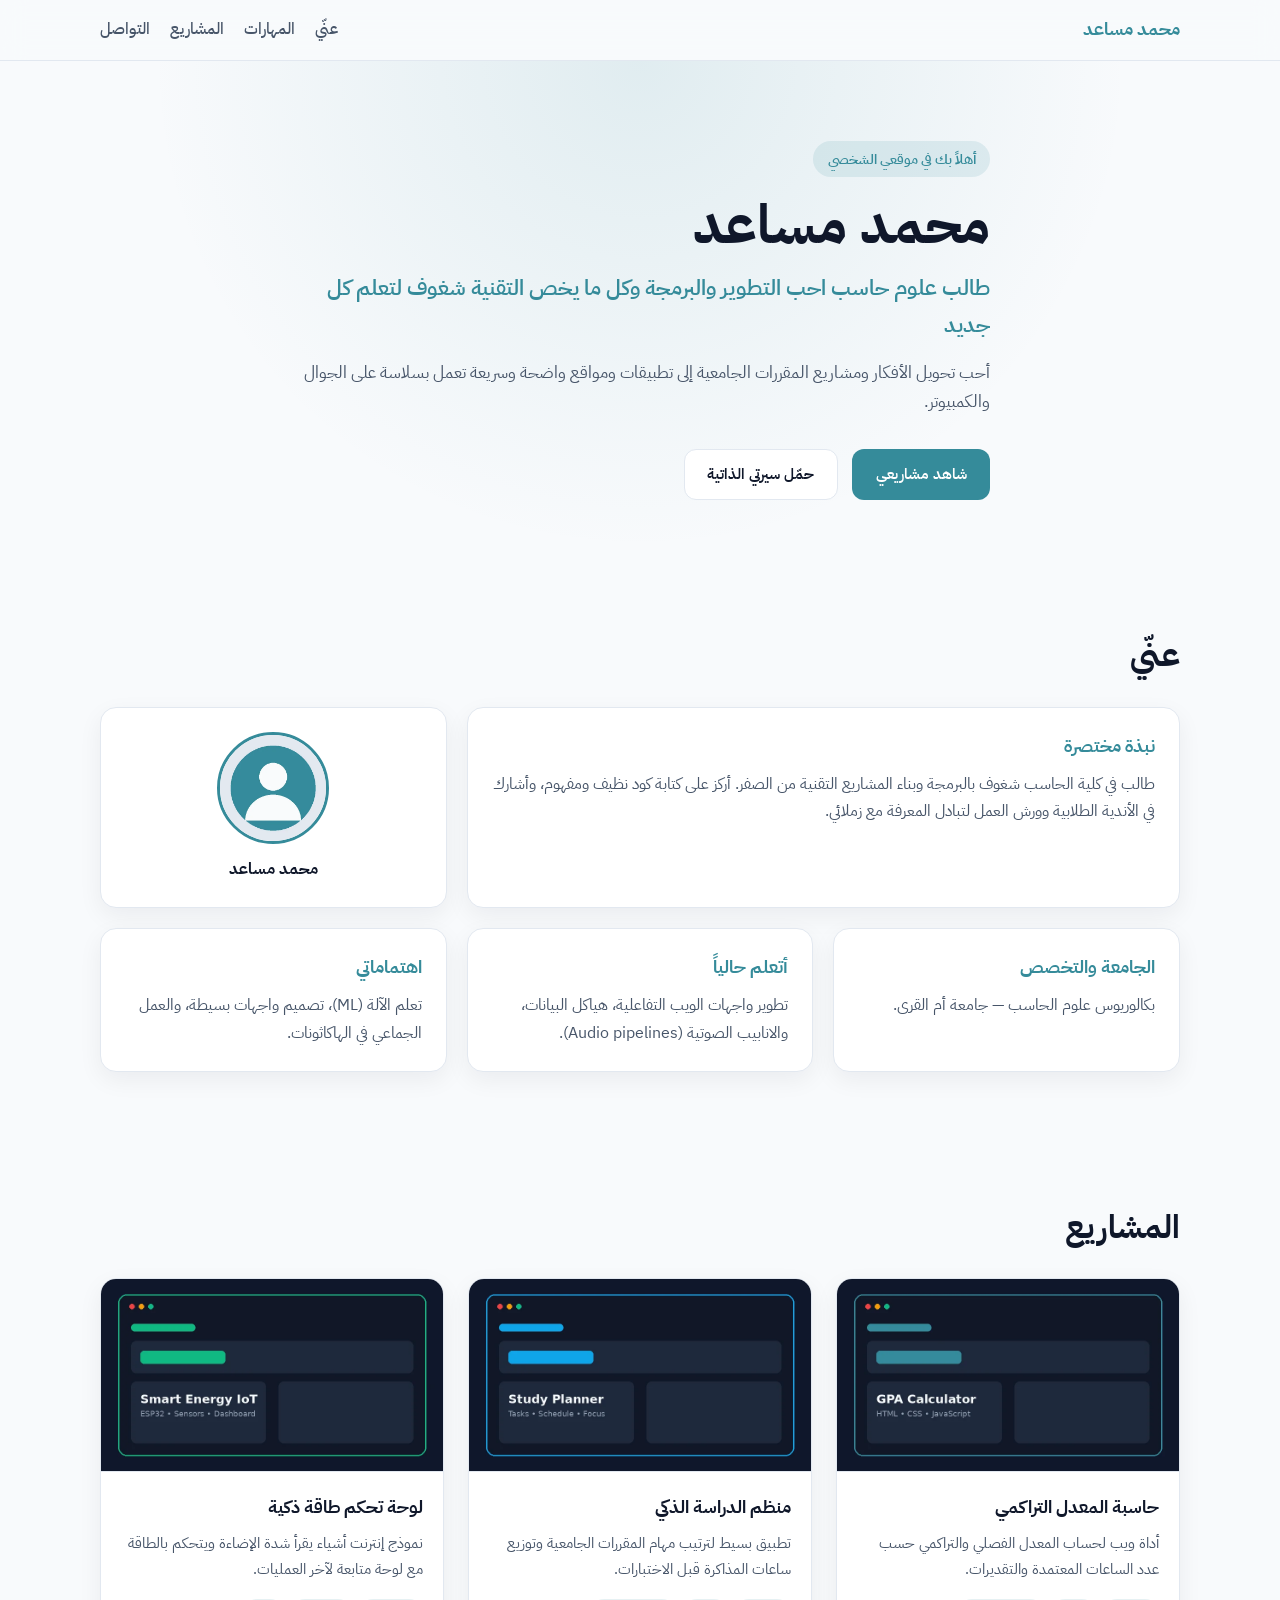
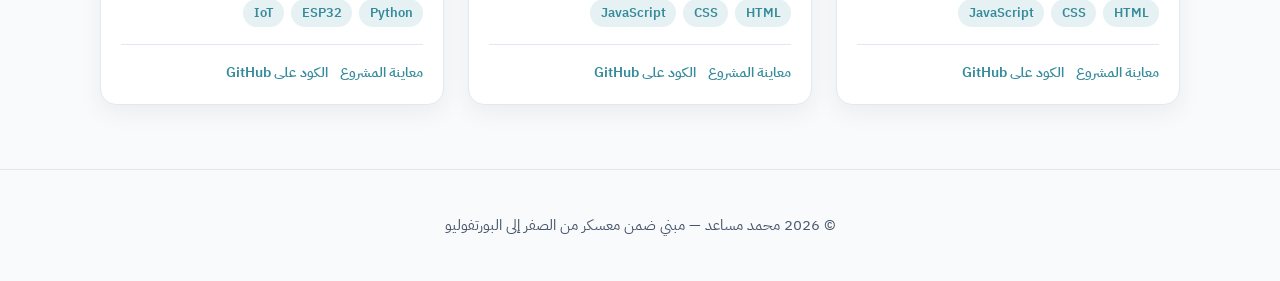
<file: day1-challenge/index.html>
<!DOCTYPE html>
<html lang="ar" dir="rtl">
<head>
  <meta charset="UTF-8">
  <meta name="viewport" content="width=device-width, initial-scale=1">
  <title>محمد مساعد | portfolio</title>
  <meta name="description" content="الموقع الشخصي لطالب علوم الحاسب محمد مساعد — عرض المهارات، المشاريع الجامعية والتقنية، وروابط التواصل.">

  <!-- Link preview card (Open Graph) -->
  <meta property="og:type" content="website">
  <meta property="og:title" content="محمد مساعد | طالب علوم حاسب">
  <meta property="og:description" content="تعرف على مهاراتي ومشاريعي في تطوير الويب، البرمجة، والأنظمة الذكية.">
  <meta property="og:image" content="https://M7md-3947.github.io/portfolio/assets/og-image.png">

  <!-- Site icon -->
  <link rel="icon" type="image/svg+xml" href="assets/favicon.svg">

  <!-- IBM Plex Sans Arabic from Google Fonts -->
  <link rel="preconnect" href="https://fonts.googleapis.com">
  <link rel="preconnect" href="https://fonts.gstatic.com" crossorigin>
  <link href="https://fonts.googleapis.com/css2?family=IBM+Plex+Sans+Arabic:wght@400;500;600;700&display=swap" rel="stylesheet">

  <link rel="stylesheet" href="css/style.css">
</head>
<body>

  <!-- Header -->
  <header class="site-header">
    <nav class="container nav-bar" aria-label="التنقل الرئيسي">
      <a class="brand" href="#hero">محمد مساعد</a>
      <ul class="nav-links">
        <li><a href="#about">عنّي</a></li>
        <li><a href="#skills">المهارات</a></li>
        <li><a href="#projects">المشاريع</a></li>
        <li><a href="#contact">التواصل</a></li>
      </ul>
    </nav>
  </header>

  <main>
    <!-- Hero -->
    <section id="hero" class="hero">
      <div class="container hero-content">
        <span class="greeting-badge">أهلاً بك في موقعي الشخصي</span>
        <h1>محمد مساعد</h1>
        <p class="hero-role">طالب علوم حاسب احب التطوير والبرمجة وكل ما يخص التقنية شغوف لتعلم كل جديد</p>
        <p class="hero-bio">
          أحب تحويل الأفكار ومشاريع المقررات الجامعية إلى تطبيقات ومواقع واضحة وسريعة تعمل بسلاسة على الجوال والكمبيوتر.
        </p>
        <div class="hero-actions">
          <a href="#projects" class="btn btn-primary">شاهد مشاريعي</a>
          <a href="assets/cv.pdf" class="btn btn-outline" download>حمّل سيرتي الذاتية</a>
        </div>
      </div>
    </section>

    <!-- About (Bento grid) -->
    <section id="about" class="section">
      <div class="container">
        <h2 class="section-title">عنّي</h2>
        <div class="bento-grid">
          <article class="bento-card bento-wide">
            <h3>نبذة مختصرة</h3>
            <p>
              طالب في كلية الحاسب شغوف بالبرمجة وبناء المشاريع التقنية من الصفر. أركز على كتابة كود نظيف ومفهوم،
              وأشارك في الأندية الطلابية وورش العمل لتبادل المعرفة مع زملائي.
            </p>
          </article>

          <article class="bento-card bento-photo">
            <img class="avatar" src="assets/images/avatar.webp" alt="صورة شخصية لمحمد مساعد" width="400" height="400">
            <strong>محمد مساعد</strong>
          </article>

          <article class="bento-card">
            <h3>الجامعة والتخصص</h3>
            <p>بكالوريوس علوم الحاسب — جامعة أم القرى.</p>
          </article>

          <article class="bento-card">
            <h3>أتعلم حالياً</h3>
            <p>تطوير واجهات الويب التفاعلية، هياكل البيانات، والانابيب الصوتية (Audio pipelines).</p>
          </article>

          <article class="bento-card">
            <h3>اهتماماتي</h3>
            <p>تعلم الآلة (ML)، تصميم واجهات بسيطة، والعمل الجماعي في الهاكاثونات.</p>
          </article>
        </div>
      </div>
    </section>

    <section id="skills"></section>

    <!-- Projects -->
    <section id="projects" class="section">
      <div class="container">
        <h2 class="section-title">المشاريع</h2>

        <div class="projects-grid">
          <article class="project-card">
            <img class="project-img" src="assets/images/gpa.webp" alt="حاسبة المعدل التراكمي" width="800" height="450" loading="lazy">
            <div class="project-body">
              <h3 class="project-title">حاسبة المعدل التراكمي</h3>
              <p class="project-desc">أداة ويب لحساب المعدل الفصلي والتراكمي حسب عدد الساعات المعتمدة والتقديرات.</p>
              <div class="project-tags">
                <span class="tag">HTML</span>
                <span class="tag">CSS</span>
                <span class="tag">JavaScript</span>
              </div>
              <div class="project-links">
                <a class="project-link demo-link" href="https://M7md-3947.github.io/gpa-calculator" target="_blank" rel="noopener">معاينة المشروع</a>
                <a class="project-link code-link" href="https://github.com/M7md-3947/gpa-calculator" target="_blank" rel="noopener">الكود على GitHub</a>
              </div>
            </div>
          </article>

          <article class="project-card">
            <img class="project-img" src="assets/images/planner.webp" alt="منظم الدراسة الذكي" width="800" height="450" loading="lazy">
            <div class="project-body">
              <h3 class="project-title">منظم الدراسة الذكي</h3>
              <p class="project-desc">تطبيق بسيط لترتيب مهام المقررات الجامعية وتوزيع ساعات المذاكرة قبل الاختبارات.</p>
              <div class="project-tags">
                <span class="tag">HTML</span>
                <span class="tag">CSS</span>
                <span class="tag">JavaScript</span>
              </div>
              <div class="project-links">
                <a class="project-link demo-link" href="https://M7md-3947.github.io/study-planner" target="_blank" rel="noopener">معاينة المشروع</a>
                <a class="project-link code-link" href="https://github.com/M7md-3947/study-planner" target="_blank" rel="noopener">الكود على GitHub</a>
              </div>
            </div>
          </article>

          <article class="project-card">
            <img class="project-img" src="assets/images/iot-energy.webp" alt="لوحة تحكم طاقة ذكية" width="800" height="450" loading="lazy">
            <div class="project-body">
              <h3 class="project-title">لوحة تحكم طاقة ذكية</h3>
              <p class="project-desc">نموذج إنترنت أشياء يقرأ شدة الإضاءة ويتحكم بالطاقة مع لوحة متابعة لآخر العمليات.</p>
              <div class="project-tags">
                <span class="tag">Python</span>
                <span class="tag">ESP32</span>
                <span class="tag">IoT</span>
              </div>
              <div class="project-links">
                <a class="project-link demo-link" href="https://M7md-3947.github.io/taqeh-tech" target="_blank" rel="noopener">معاينة المشروع</a>
                <a class="project-link code-link" href="https://github.com/M7md-3947/taqeh-tech" target="_blank" rel="noopener">الكود على GitHub</a>
              </div>
            </div>
          </article>
        </div>
      </div>
    </section>

    <section id="contact"></section>
  </main>

  <!-- Footer -->
  <footer class="site-footer">
    <div class="container">
      <p>© 2026 محمد مساعد — مبني ضمن معسكر من الصفر إلى البورتفوليو</p>
    </div>
  </footer>
</body>
</html>
</file>
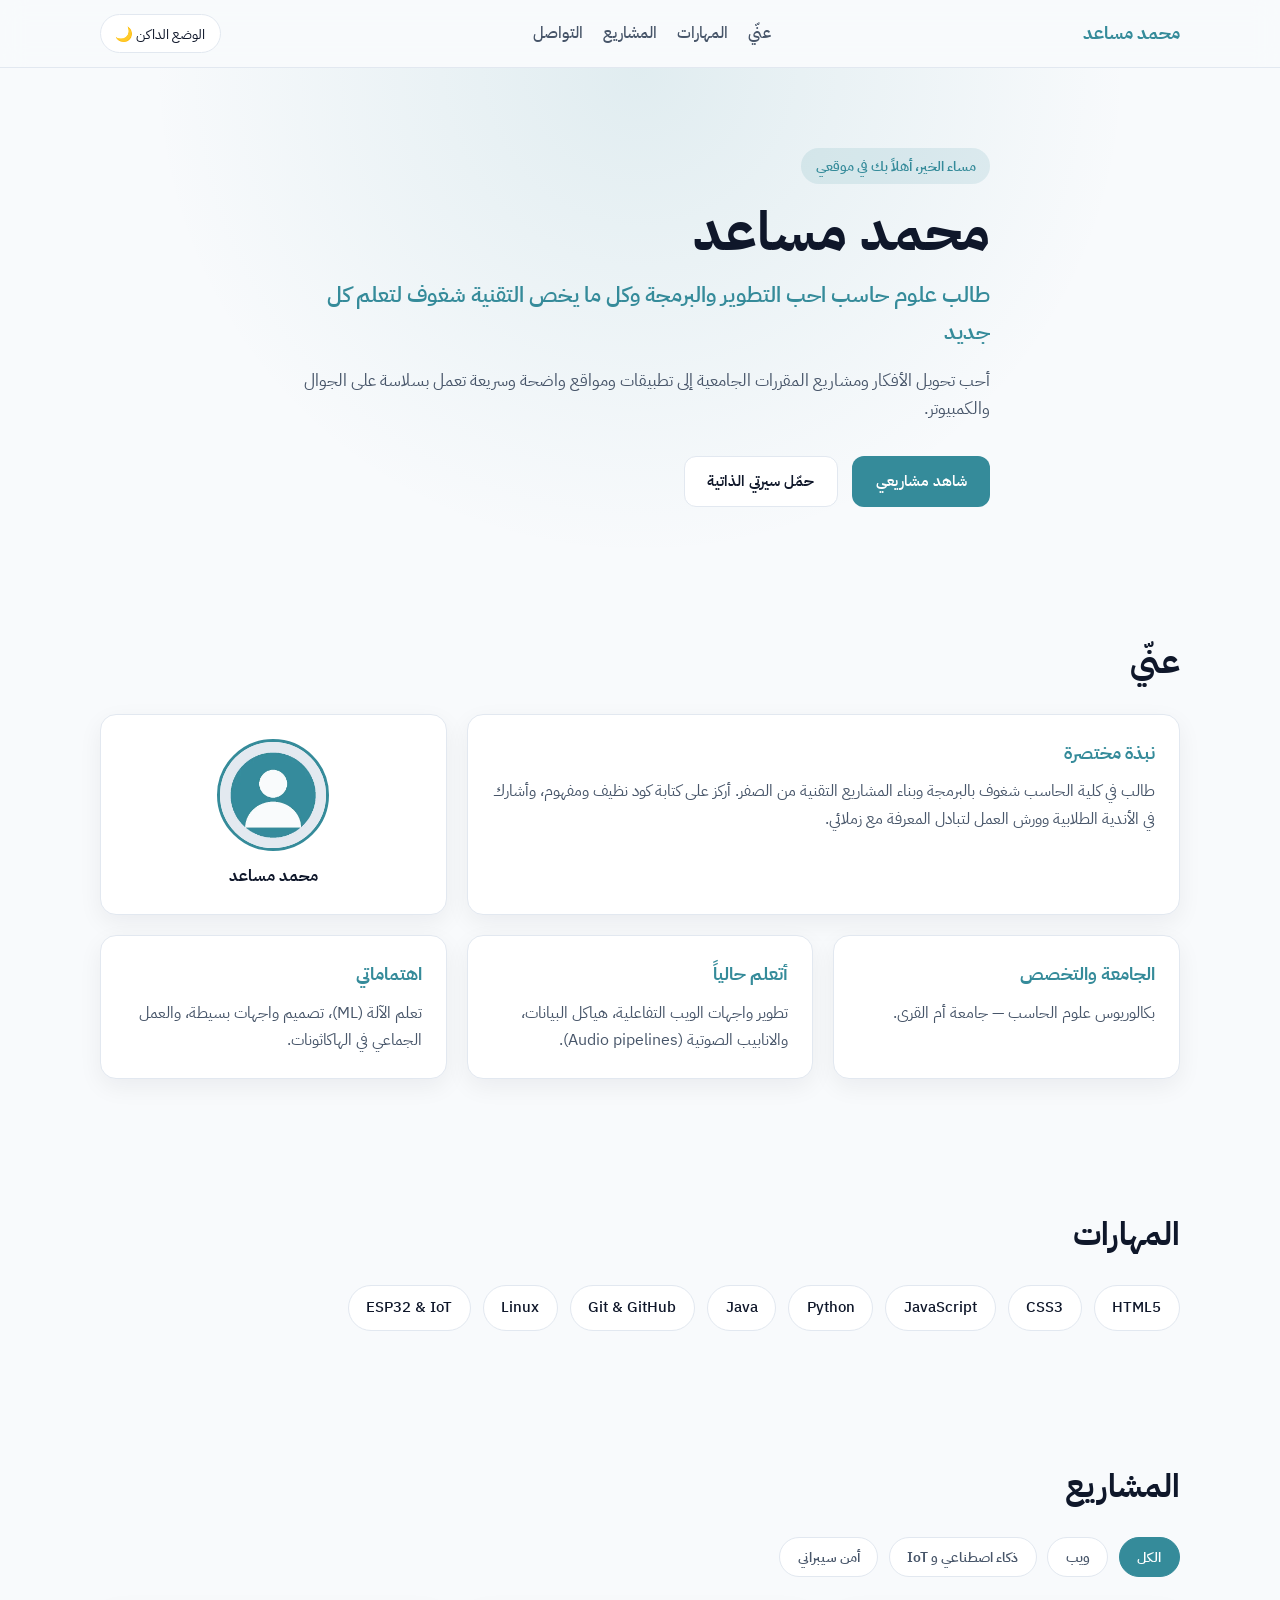
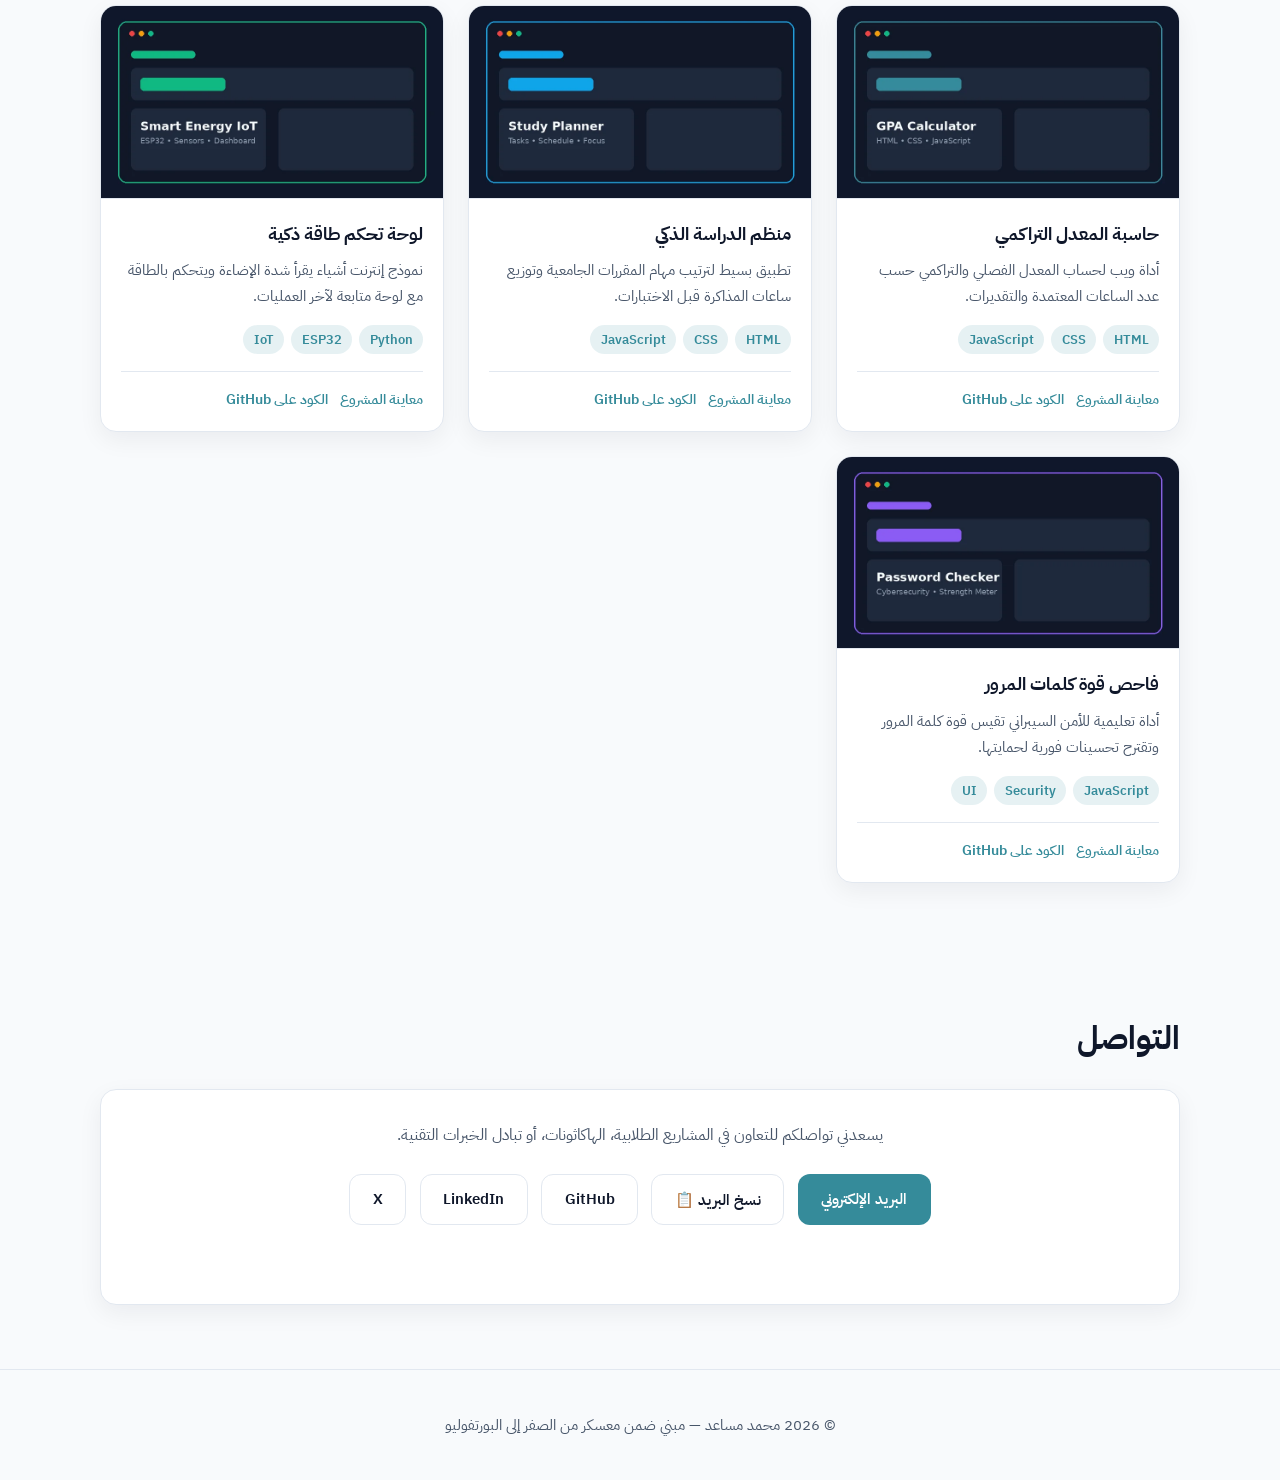
<file: final/index.html>
<!DOCTYPE html>
<html lang="ar" dir="rtl">
<head>
  <meta charset="UTF-8">
  <meta name="viewport" content="width=device-width, initial-scale=1">
  <title>محمد مساعد | portfolio</title>
  <meta name="description" content="الموقع الشخصي لطالب علوم الحاسب محمد مساعد — عرض المهارات، المشاريع الجامعية والتقنية، وروابط التواصل.">

  <!-- بطاقة معاينة الرابط (Open Graph) -->
  <meta property="og:type" content="website">
  <meta property="og:title" content="محمد مساعد | طالب علوم حاسب">
  <meta property="og:description" content="تعرف على مهاراتي ومشاريعي في تطوير الويب، البرمجة، والأنظمة الذكية.">
  <meta property="og:image" content="https://M7md-3947.github.io/portfolio/assets/og-image.png">

  <!-- أيقونة الموقع -->
  <link rel="icon" type="image/svg+xml" href="assets/favicon.svg">

  <!-- خط IBM Plex Sans Arabic من خطوط قوقل -->
  <link rel="preconnect" href="https://fonts.googleapis.com">
  <link rel="preconnect" href="https://fonts.gstatic.com" crossorigin>
  <link href="https://fonts.googleapis.com/css2?family=IBM+Plex+Sans+Arabic:wght@400;500;600;700&display=swap" rel="stylesheet">

  <link rel="stylesheet" href="css/style.css">
  <script src="js/data.js" defer></script>
  <script src="js/main.js" defer></script>
</head>
<body>

  <!-- 1. الشريط العلوي -->
  <header class="site-header">
    <nav class="container nav-bar" aria-label="التنقل الرئيسي">
      <a class="brand" href="#hero">محمد مساعد</a>
      <ul class="nav-links">
        <li><a href="#about">عنّي</a></li>
        <li><a href="#skills">المهارات</a></li>
        <li><a href="#projects">المشاريع</a></li>
        <li><a href="#contact">التواصل</a></li>
      </ul>
      <button type="button" id="theme-toggle" class="theme-btn" aria-label="تبديل الوضع الداكن">
        الوضع الداكن 🌙
      </button>
    </nav>
  </header>

  <main>
    <!-- 2. الواجهة (Hero) -->
    <section id="hero" class="hero">
      <div class="container hero-content">
        <span id="greeting-text" class="greeting-badge">أهلاً بك في موقعي الشخصي</span>
        <h1>محمد مساعد</h1>
        <p class="hero-role">طالب علوم حاسب احب التطوير والبرمجة وكل ما يخص التقنية شغوف لتعلم كل جديد</p>
        <p class="hero-bio">
          أحب تحويل الأفكار ومشاريع المقررات الجامعية إلى تطبيقات ومواقع واضحة وسريعة تعمل بسلاسة على الجوال والكمبيوتر.
        </p>
        <div class="hero-actions">
          <a href="#projects" class="btn btn-primary">شاهد مشاريعي</a>
          <a href="assets/cv.pdf" class="btn btn-outline" download>حمّل سيرتي الذاتية</a>
        </div>
      </div>
    </section>

    <!-- 3. قسم عنّي (Bento Grid) -->
    <section id="about" class="section reveal">
      <div class="container">
        <h2 class="section-title">عنّي</h2>
        <div class="bento-grid">
          <article class="bento-card bento-wide">
            <h3>نبذة مختصرة</h3>
            <p>
              طالب في كلية الحاسب شغوف بالبرمجة وبناء المشاريع التقنية من الصفر. أركز على كتابة كود نظيف ومفهوم،
              وأشارك في الأندية الطلابية وورش العمل لتبادل المعرفة مع زملائي.
            </p>
          </article>

          <article class="bento-card bento-photo">
            <img class="avatar" src="assets/images/avatar.webp" alt="صورة شخصية لمحمد مساعد" width="400" height="400">
            <strong>محمد مساعد</strong>
          </article>

          <article class="bento-card">
            <h3>الجامعة والتخصص</h3>
            <p>بكالوريوس علوم الحاسب — جامعة أم القرى.</p>
          </article>

          <article class="bento-card">
            <h3>أتعلم حالياً</h3>
            <p>تطوير واجهات الويب التفاعلية، هياكل البيانات، والانابيب الصوتية (Audio pipelines).</p>
          </article>

          <article class="bento-card">
            <h3>اهتماماتي</h3>
            <p>تعلم الآلة (ML)، تصميم واجهات بسيطة، والعمل الجماعي في الهاكاثونات.</p>
          </article>
        </div>
      </div>
    </section>

    <!-- 4. قسم المهارات -->
    <section id="skills" class="section reveal">
      <div class="container">
        <h2 class="section-title">المهارات</h2>
        <ul class="skills-list">
          <li class="skill-badge">HTML5</li>
          <li class="skill-badge">CSS3</li>
          <li class="skill-badge">JavaScript</li>
          <li class="skill-badge">Python</li>
          <li class="skill-badge">Java</li>
          <li class="skill-badge">Git &amp; GitHub</li>
          <li class="skill-badge">Linux</li>
          <li class="skill-badge">ESP32 &amp; IoT</li>
        </ul>
      </div>
    </section>

    <!-- 5. قسم المشاريع -->
    <section id="projects" class="section reveal">
      <div class="container">
        <h2 class="section-title">المشاريع</h2>

        <div class="filter-bar" role="group" aria-label="تصفية المشاريع">
          <button type="button" class="filter-btn" data-category="all" aria-pressed="true">الكل</button>
          <button type="button" class="filter-btn" data-category="web" aria-pressed="false">ويب</button>
          <button type="button" class="filter-btn" data-category="ai" aria-pressed="false">ذكاء اصطناعي و IoT</button>
          <button type="button" class="filter-btn" data-category="security" aria-pressed="false">أمن سيبراني</button>
        </div>

        <div id="projects-grid" class="projects-grid"></div>
      </div>
    </section>

    <!-- 6. قسم التواصل -->
    <section id="contact" class="section reveal">
      <div class="container">
        <h2 class="section-title">التواصل</h2>
        <div class="contact-box">
          <p>يسعدني تواصلكم للتعاون في المشاريع الطلابية، الهاكاثونات، أو تبادل الخبرات التقنية.</p>
          <div class="contact-links">
            <a class="btn btn-primary" href="mailto:mohammedeng3957@gmail.com">البريد الإلكتروني</a>
            <button type="button" id="copy-email-btn" class="btn btn-outline" data-email="mohammedeng3957@gmail.com">نسخ البريد 📋</button>
            <a class="btn btn-outline" href="https://github.com/M7md-3947" target="_blank" rel="noopener">GitHub</a>
            <a class="btn btn-outline" href="https://www.linkedin.com/in/mohammed-ghaleb-5379aa407/" target="_blank" rel="noopener">LinkedIn</a>
            <a class="btn btn-outline" href="https://x.com/m7md_3957" target="_blank" rel="noopener">X</a>
          </div>
          <p id="copy-feedback" class="copy-feedback" aria-live="polite"></p>
        </div>
      </div>
    </section>
  </main>

  <!-- 7. الشريط السفلي -->
  <footer class="site-footer">
    <div class="container">
      <p>© <span id="year">2026</span> محمد مساعد — مبني ضمن معسكر من الصفر إلى البورتفوليو</p>
    </div>
  </footer>
  <!-- قالب بطاقة المشروع (يُنسخ بـ JavaScript بدون innerHTML) -->
  <template id="project-card-template">
    <article class="project-card">
      <img class="project-img" src="" alt="" width="800" height="450" loading="lazy">
      <div class="project-body">
        <h3 class="project-title"></h3>
        <p class="project-desc"></p>
        <div class="project-tags"></div>
        <div class="project-links">
          <a class="project-link demo-link" href="#" target="_blank" rel="noopener">معاينة المشروع</a>
          <a class="project-link code-link" href="#" target="_blank" rel="noopener">الكود على GitHub</a>
        </div>
      </div>
    </article>
  </template>
</body>
</html>
</file>
<file: day1-challenge/css/style.css>
/* Variables: colors, spacing and radius in one place */
:root {
  --primary: #358B9A;
  --primary-hover: #2A717E;
  --primary-soft: rgba(53, 139, 154, 0.12);

  --bg: #F8FAFC;
  --surface: #FFFFFF;
  --border: #E2E8F0;
  --text: #0F172A;
  --muted: #475569;
  --on-primary: #FFFFFF;

  --radius: 16px;
  --space-sm: 0.75rem;
  --space-md: 1.5rem;
  --space-lg: 4rem;
  --shadow: 0 8px 24px rgba(15, 23, 42, 0.06);
}

/* Dark mode: same variable names, dark values */
[data-theme="dark"] {
  --primary: #4FB3C4;
  --primary-hover: #67C5D5;
  --primary-soft: rgba(79, 179, 196, 0.15);

  --bg: #0B1120;
  --surface: #111827;
  --border: #1E293B;
  --text: #F8FAFC;
  --muted: #94A3B8;
  --on-primary: #FFFFFF;

  --shadow: 0 8px 24px rgba(0, 0, 0, 0.35);
}

/* Base rules and box model */
*,
*::before,
*::after {
  box-sizing: border-box;
}

html {
  scroll-behavior: smooth;
}

body {
  margin: 0;
  font-family: "IBM Plex Sans Arabic", system-ui, sans-serif;
  background-color: var(--bg);
  color: var(--text);
  line-height: 1.7;
  transition: background-color 0.25s ease, color 0.25s ease;
}

img {
  max-width: 100%;
  height: auto;
  display: block;
}

a {
  color: inherit;
  text-decoration: none;
}

/* Visible outline for keyboard navigation */
:focus-visible {
  outline: 3px solid var(--primary);
  outline-offset: 3px;
  border-radius: 6px;
}

/* Centered container for sections */
.container {
  width: min(1080px, 92%);
  margin-inline: auto;
}

.section {
  padding-block: var(--space-lg);
  scroll-margin-top: 84px;
}

.section-title {
  font-size: clamp(1.5rem, 3vw, 2rem);
  margin: 0 0 var(--space-md);
}

/* Sticky header with a blurred background */
.site-header {
  position: sticky;
  top: 0;
  z-index: 100;
  background-color: color-mix(in srgb, var(--bg) 82%, transparent);
  backdrop-filter: blur(12px);
  border-bottom: 1px solid var(--border);
}

.nav-bar {
  display: flex;
  align-items: center;
  justify-content: space-between;
  gap: 1rem;
  padding-block: 0.9rem;
}

.brand {
  font-weight: 700;
  font-size: 1.15rem;
  color: var(--primary);
}

.nav-links {
  display: flex;
  align-items: center;
  gap: 1.25rem;
  list-style: none;
  margin: 0;
  padding: 0;
}

.nav-links a {
  color: var(--muted);
  font-weight: 500;
  transition: color 0.2s ease;
}

.nav-links a:hover {
  color: var(--primary);
}

.theme-btn {
  display: inline-flex;
  align-items: center;
  gap: 0.4rem;
  padding: 0.45rem 0.9rem;
  border: 1px solid var(--border);
  border-radius: 999px;
  background-color: var(--surface);
  color: var(--text);
  font-family: inherit;
  font-size: 0.9rem;
  cursor: pointer;
  transition: border-color 0.2s ease, transform 0.2s ease;
}

.theme-btn:hover {
  border-color: var(--primary);
  transform: translateY(-1px);
}

/* Hero */
.hero {
  padding-block: 5rem 4rem;
  background: radial-gradient(circle at top center, var(--primary-soft), transparent 60%);
}

.hero-content {
  max-width: 700px;
}

.greeting-badge {
  display: inline-block;
  padding: 0.35rem 0.9rem;
  margin-bottom: 1rem;
  border-radius: 999px;
  background-color: var(--primary-soft);
  color: var(--primary);
  font-weight: 600;
  font-size: 0.9rem;
}

.hero h1 {
  font-size: clamp(2rem, 5vw, 3.4rem);
  line-height: 1.2;
  margin: 0 0 0.75rem;
}

.hero-role {
  font-size: clamp(1.1rem, 2.5vw, 1.35rem);
  color: var(--primary);
  font-weight: 600;
  margin: 0 0 1rem;
}

.hero-bio {
  color: var(--muted);
  font-size: 1.05rem;
  margin: 0 0 2rem;
}

.hero-actions {
  display: flex;
  flex-wrap: wrap;
  gap: 0.9rem;
}

.btn {
  display: inline-flex;
  align-items: center;
  justify-content: center;
  gap: 0.5rem;
  padding: 0.75rem 1.4rem;
  border-radius: 12px;
  font-family: inherit;
  font-weight: 600;
  font-size: 0.95rem;
  cursor: pointer;
  border: 1px solid transparent;
  transition: transform 0.2s ease, background-color 0.2s ease, border-color 0.2s ease;
}

.btn:hover {
  transform: translateY(-2px);
}

.btn-primary {
  background-color: var(--primary);
  color: var(--on-primary);
}

.btn-primary:hover {
  background-color: var(--primary-hover);
}

.btn-outline {
  background-color: var(--surface);
  color: var(--text);
  border-color: var(--border);
}

.btn-outline:hover {
  border-color: var(--primary);
  color: var(--primary);
}

/* About section (Bento grid) */
.bento-grid {
  display: grid;
  grid-template-columns: repeat(3, 1fr);
  gap: 1.25rem;
}

.bento-card {
  background-color: var(--surface);
  border: 1px solid var(--border);
  border-radius: var(--radius);
  padding: 1.5rem;
  box-shadow: var(--shadow);
  transition: transform 0.25s ease, border-color 0.25s ease;
}

.bento-card:hover {
  transform: translateY(-3px);
  border-color: var(--primary);
}

.bento-card h3 {
  margin: 0 0 0.6rem;
  font-size: 1.1rem;
  color: var(--primary);
}

.bento-card p {
  margin: 0;
  color: var(--muted);
}

.bento-wide {
  grid-column: span 2;
}

.bento-photo {
  display: flex;
  flex-direction: column;
  align-items: center;
  justify-content: center;
  text-align: center;
  gap: 0.75rem;
}

.avatar {
  width: 112px;
  height: 112px;
  border-radius: 50%;
  object-fit: cover;
  border: 3px solid var(--primary);
}

/* Projects section (Grid + filter buttons) */
.filter-bar {
  display: flex;
  flex-wrap: wrap;
  gap: 0.65rem;
  margin-bottom: 1.75rem;
}

.filter-btn {
  padding: 0.5rem 1.1rem;
  border-radius: 999px;
  border: 1px solid var(--border);
  background-color: var(--surface);
  color: var(--muted);
  font-family: inherit;
  font-weight: 600;
  font-size: 0.9rem;
  cursor: pointer;
  transition: all 0.2s ease;
}

.filter-btn:hover {
  border-color: var(--primary);
  color: var(--primary);
}

.filter-btn[aria-pressed="true"] {
  background-color: var(--primary);
  border-color: var(--primary);
  color: var(--on-primary);
}

.projects-grid {
  display: grid;
  grid-template-columns: repeat(auto-fit, minmax(260px, 1fr));
  gap: 1.5rem;
}

.project-card {
  display: flex;
  flex-direction: column;
  background-color: var(--surface);
  border: 1px solid var(--border);
  border-radius: var(--radius);
  overflow: hidden;
  box-shadow: var(--shadow);
  transition: transform 0.25s ease, border-color 0.25s ease;
}

.project-card:hover {
  transform: translateY(-4px);
  border-color: var(--primary);
}

.project-img {
  width: 100%;
  aspect-ratio: 16 / 9;
  object-fit: cover;
  border-bottom: 1px solid var(--border);
}

.project-body {
  display: flex;
  flex-direction: column;
  flex: 1;
  padding: 1.25rem;
}

.project-title {
  margin: 0 0 0.5rem;
  font-size: 1.15rem;
}

.project-desc {
  margin: 0 0 1rem;
  color: var(--muted);
  font-size: 0.95rem;
  flex: 1;
}

.project-tags {
  display: flex;
  flex-wrap: wrap;
  gap: 0.45rem;
  margin-bottom: 1.1rem;
}

.tag {
  padding: 0.2rem 0.65rem;
  border-radius: 999px;
  background-color: var(--primary-soft);
  color: var(--primary);
  font-size: 0.8rem;
  font-weight: 600;
}

.project-links {
  display: flex;
  gap: 0.75rem;
  padding-top: 0.9rem;
  border-top: 1px solid var(--border);
}

.project-link {
  font-size: 0.9rem;
  font-weight: 600;
  color: var(--primary);
}

.project-link:hover {
  text-decoration: underline;
}

/* Footer */
.site-footer {
  border-top: 1px solid var(--border);
  padding-block: 1.75rem;
  text-align: center;
  color: var(--muted);
  font-size: 0.92rem;
}

/* Gentle reveal on scroll (IntersectionObserver) */
.reveal {
  opacity: 0;
  transform: translateY(18px);
  transition: opacity 0.55s ease, transform 0.55s ease;
}

.reveal.is-visible {
  opacity: 1;
  transform: translateY(0);
}

/* Responsive: phone screens */
@media (max-width: 700px) {
  .nav-bar {
    flex-wrap: wrap;
    justify-content: space-between;
  }

  .nav-links {
    order: 3;
    width: 100%;
    justify-content: center;
    flex-wrap: wrap;
    gap: 0.85rem;
    padding-top: 0.5rem;
    border-top: 1px solid var(--border);
  }

  .bento-grid {
    grid-template-columns: 1fr;
  }

  .bento-wide {
    grid-column: span 1;
  }

  .hero {
    padding-block: 3.25rem 2.5rem;
  }
}

/* Turn off motion for users who prefer reduced motion */
@media (prefers-reduced-motion: reduce) {
  html {
    scroll-behavior: auto;
  }

  *,
  *::before,
  *::after {
    transition: none !important;
    animation: none !important;
  }

  .reveal {
    opacity: 1;
    transform: none;
  }
}
</file>
<file: final/css/style.css>
/* 1. المتغيرات: الألوان والمسافات في مكان واحد */
:root {
  --primary: #358B9A;
  --primary-hover: #2A717E;
  --primary-soft: rgba(53, 139, 154, 0.12);

  --bg: #F8FAFC;
  --surface: #FFFFFF;
  --border: #E2E8F0;
  --text: #0F172A;
  --muted: #475569;
  --on-primary: #FFFFFF;

  --radius: 16px;
  --space-sm: 0.75rem;
  --space-md: 1.5rem;
  --space-lg: 4rem;
  --shadow: 0 8px 24px rgba(15, 23, 42, 0.06);
}

/* 2. الوضع الداكن: نفس أسماء المتغيرات بقيم داكنة */
[data-theme="dark"] {
  --primary: #4FB3C4;
  --primary-hover: #67C5D5;
  --primary-soft: rgba(79, 179, 196, 0.15);

  --bg: #0B1120;
  --surface: #111827;
  --border: #1E293B;
  --text: #F8FAFC;
  --muted: #94A3B8;
  --on-primary: #FFFFFF;

  --shadow: 0 8px 24px rgba(0, 0, 0, 0.35);
}

/* 3. القواعد الأساسية ونموذج الصندوق */
*,
*::before,
*::after {
  box-sizing: border-box;
}

html {
  scroll-behavior: smooth;
}

body {
  margin: 0;
  font-family: "IBM Plex Sans Arabic", system-ui, sans-serif;
  background-color: var(--bg);
  color: var(--text);
  line-height: 1.7;
  transition: background-color 0.25s ease, color 0.25s ease;
}

img {
  max-width: 100%;
  height: auto;
  display: block;
}

a {
  color: inherit;
  text-decoration: none;
}

/* إطار ظاهر للتنقل بلوحة المفاتيح */
:focus-visible {
  outline: 3px solid var(--primary);
  outline-offset: 3px;
  border-radius: 6px;
}

/* حاوية وسطية للأقسام */
.container {
  width: min(1080px, 92%);
  margin-inline: auto;
}

.section {
  padding-block: var(--space-lg);
  scroll-margin-top: 84px;
}

.section-title {
  font-size: clamp(1.5rem, 3vw, 2rem);
  margin: 0 0 var(--space-md);
}

/* 4. الشريط العلوي الثابت بخلفية ضبابية */
.site-header {
  position: sticky;
  top: 0;
  z-index: 100;
  background-color: color-mix(in srgb, var(--bg) 82%, transparent);
  backdrop-filter: blur(12px);
  border-bottom: 1px solid var(--border);
}

.nav-bar {
  display: flex;
  align-items: center;
  justify-content: space-between;
  gap: 1rem;
  padding-block: 0.9rem;
}

.brand {
  font-weight: 700;
  font-size: 1.15rem;
  color: var(--primary);
}

.nav-links {
  display: flex;
  align-items: center;
  gap: 1.25rem;
  list-style: none;
  margin: 0;
  padding: 0;
}

.nav-links a {
  color: var(--muted);
  font-weight: 500;
  transition: color 0.2s ease;
}

.nav-links a:hover {
  color: var(--primary);
}

.theme-btn {
  display: inline-flex;
  align-items: center;
  gap: 0.4rem;
  padding: 0.45rem 0.9rem;
  border: 1px solid var(--border);
  border-radius: 999px;
  background-color: var(--surface);
  color: var(--text);
  font-family: inherit;
  font-size: 0.9rem;
  cursor: pointer;
  transition: border-color 0.2s ease, transform 0.2s ease;
}

.theme-btn:hover {
  border-color: var(--primary);
  transform: translateY(-1px);
}

/* 5. الواجهة (Hero) */
.hero {
  padding-block: 5rem 4rem;
  background: radial-gradient(circle at top center, var(--primary-soft), transparent 60%);
}

.hero-content {
  max-width: 700px;
}

.greeting-badge {
  display: inline-block;
  padding: 0.35rem 0.9rem;
  margin-bottom: 1rem;
  border-radius: 999px;
  background-color: var(--primary-soft);
  color: var(--primary);
  font-weight: 600;
  font-size: 0.9rem;
}

.hero h1 {
  font-size: clamp(2rem, 5vw, 3.4rem);
  line-height: 1.2;
  margin: 0 0 0.75rem;
}

.hero-role {
  font-size: clamp(1.1rem, 2.5vw, 1.35rem);
  color: var(--primary);
  font-weight: 600;
  margin: 0 0 1rem;
}

.hero-bio {
  color: var(--muted);
  font-size: 1.05rem;
  margin: 0 0 2rem;
}

.hero-actions {
  display: flex;
  flex-wrap: wrap;
  gap: 0.9rem;
}

.btn {
  display: inline-flex;
  align-items: center;
  justify-content: center;
  gap: 0.5rem;
  padding: 0.75rem 1.4rem;
  border-radius: 12px;
  font-family: inherit;
  font-weight: 600;
  font-size: 0.95rem;
  cursor: pointer;
  border: 1px solid transparent;
  transition: transform 0.2s ease, background-color 0.2s ease, border-color 0.2s ease;
}

.btn:hover {
  transform: translateY(-2px);
}

.btn-primary {
  background-color: var(--primary);
  color: var(--on-primary);
}

.btn-primary:hover {
  background-color: var(--primary-hover);
}

.btn-outline {
  background-color: var(--surface);
  color: var(--text);
  border-color: var(--border);
}

.btn-outline:hover {
  border-color: var(--primary);
  color: var(--primary);
}

/* 6. قسم عنّي (Bento Grid) */
.bento-grid {
  display: grid;
  grid-template-columns: repeat(3, 1fr);
  gap: 1.25rem;
}

.bento-card {
  background-color: var(--surface);
  border: 1px solid var(--border);
  border-radius: var(--radius);
  padding: 1.5rem;
  box-shadow: var(--shadow);
  transition: transform 0.25s ease, border-color 0.25s ease;
}

.bento-card:hover {
  transform: translateY(-3px);
  border-color: var(--primary);
}

.bento-card h3 {
  margin: 0 0 0.6rem;
  font-size: 1.1rem;
  color: var(--primary);
}

.bento-card p {
  margin: 0;
  color: var(--muted);
}

.bento-wide {
  grid-column: span 2;
}

.bento-photo {
  display: flex;
  flex-direction: column;
  align-items: center;
  justify-content: center;
  text-align: center;
  gap: 0.75rem;
}

.avatar {
  width: 112px;
  height: 112px;
  border-radius: 50%;
  object-fit: cover;
  border: 3px solid var(--primary);
}

/* 7. قسم المهارات (Flexbox) */
.skills-list {
  display: flex;
  flex-wrap: wrap;
  gap: 0.75rem;
  list-style: none;
  margin: 0;
  padding: 0;
}

.skill-badge {
  padding: 0.55rem 1.1rem;
  background-color: var(--surface);
  border: 1px solid var(--border);
  border-radius: 999px;
  font-weight: 500;
  font-size: 0.95rem;
  transition: border-color 0.2s ease, color 0.2s ease, transform 0.2s ease;
}

.skill-badge:hover {
  border-color: var(--primary);
  color: var(--primary);
  transform: translateY(-2px);
}

/* 8. قسم المشاريع (Grid + Filter Buttons) */
.filter-bar {
  display: flex;
  flex-wrap: wrap;
  gap: 0.65rem;
  margin-bottom: 1.75rem;
}

.filter-btn {
  padding: 0.5rem 1.1rem;
  border-radius: 999px;
  border: 1px solid var(--border);
  background-color: var(--surface);
  color: var(--muted);
  font-family: inherit;
  font-weight: 600;
  font-size: 0.9rem;
  cursor: pointer;
  transition: all 0.2s ease;
}

.filter-btn:hover {
  border-color: var(--primary);
  color: var(--primary);
}

.filter-btn[aria-pressed="true"] {
  background-color: var(--primary);
  border-color: var(--primary);
  color: var(--on-primary);
}

.projects-grid {
  display: grid;
  grid-template-columns: repeat(auto-fit, minmax(260px, 1fr));
  gap: 1.5rem;
}

.project-card {
  display: flex;
  flex-direction: column;
  background-color: var(--surface);
  border: 1px solid var(--border);
  border-radius: var(--radius);
  overflow: hidden;
  box-shadow: var(--shadow);
  transition: transform 0.25s ease, border-color 0.25s ease;
}

.project-card:hover {
  transform: translateY(-4px);
  border-color: var(--primary);
}

.project-img {
  width: 100%;
  aspect-ratio: 16 / 9;
  object-fit: cover;
  border-bottom: 1px solid var(--border);
}

.project-body {
  display: flex;
  flex-direction: column;
  flex: 1;
  padding: 1.25rem;
}

.project-title {
  margin: 0 0 0.5rem;
  font-size: 1.15rem;
}

.project-desc {
  margin: 0 0 1rem;
  color: var(--muted);
  font-size: 0.95rem;
  flex: 1;
}

.project-tags {
  display: flex;
  flex-wrap: wrap;
  gap: 0.45rem;
  margin-bottom: 1.1rem;
}

.tag {
  padding: 0.2rem 0.65rem;
  border-radius: 999px;
  background-color: var(--primary-soft);
  color: var(--primary);
  font-size: 0.8rem;
  font-weight: 600;
}

.project-links {
  display: flex;
  gap: 0.75rem;
  padding-top: 0.9rem;
  border-top: 1px solid var(--border);
}

.project-link {
  font-size: 0.9rem;
  font-weight: 600;
  color: var(--primary);
}

.project-link:hover {
  text-decoration: underline;
}

/* 9. قسم التواصل */
.contact-box {
  background-color: var(--surface);
  border: 1px solid var(--border);
  border-radius: var(--radius);
  padding: 2rem;
  text-align: center;
  box-shadow: var(--shadow);
}

.contact-box p {
  color: var(--muted);
  max-width: 520px;
  margin: 0 auto 1.5rem;
}

.contact-links {
  display: flex;
  flex-wrap: wrap;
  justify-content: center;
  gap: 0.85rem;
}

.copy-feedback {
  margin-top: 0.85rem;
  min-height: 1.4rem;
  font-size: 0.9rem;
  font-weight: 600;
  color: var(--primary);
}

/* 10. الشريط السفلي */
.site-footer {
  border-top: 1px solid var(--border);
  padding-block: 1.75rem;
  text-align: center;
  color: var(--muted);
  font-size: 0.92rem;
}

/* 11. ظهور الأقسام بحركة خفيفة (IntersectionObserver) */
.reveal {
  opacity: 0;
  transform: translateY(18px);
  transition: opacity 0.55s ease, transform 0.55s ease;
}

.reveal.is-visible {
  opacity: 1;
  transform: translateY(0);
}

/* 12. التجاوب مع شاشات الجوال */
@media (max-width: 700px) {
  .nav-bar {
    flex-wrap: wrap;
    justify-content: space-between;
  }

  .nav-links {
    order: 3;
    width: 100%;
    justify-content: center;
    flex-wrap: wrap;
    gap: 0.85rem;
    padding-top: 0.5rem;
    border-top: 1px solid var(--border);
  }

  .bento-grid {
    grid-template-columns: 1fr;
  }

  .bento-wide {
    grid-column: span 1;
  }

  .hero {
    padding-block: 3.25rem 2.5rem;
  }
}

/* 13. إيقاف الحركات لمن يفضل تقليل الحركة في جهازه */
@media (prefers-reduced-motion: reduce) {
  html {
    scroll-behavior: auto;
  }

  *,
  *::before,
  *::after {
    transition: none !important;
    animation: none !important;
  }

  .reveal {
    opacity: 1;
    transform: none;
  }
}
</file>
